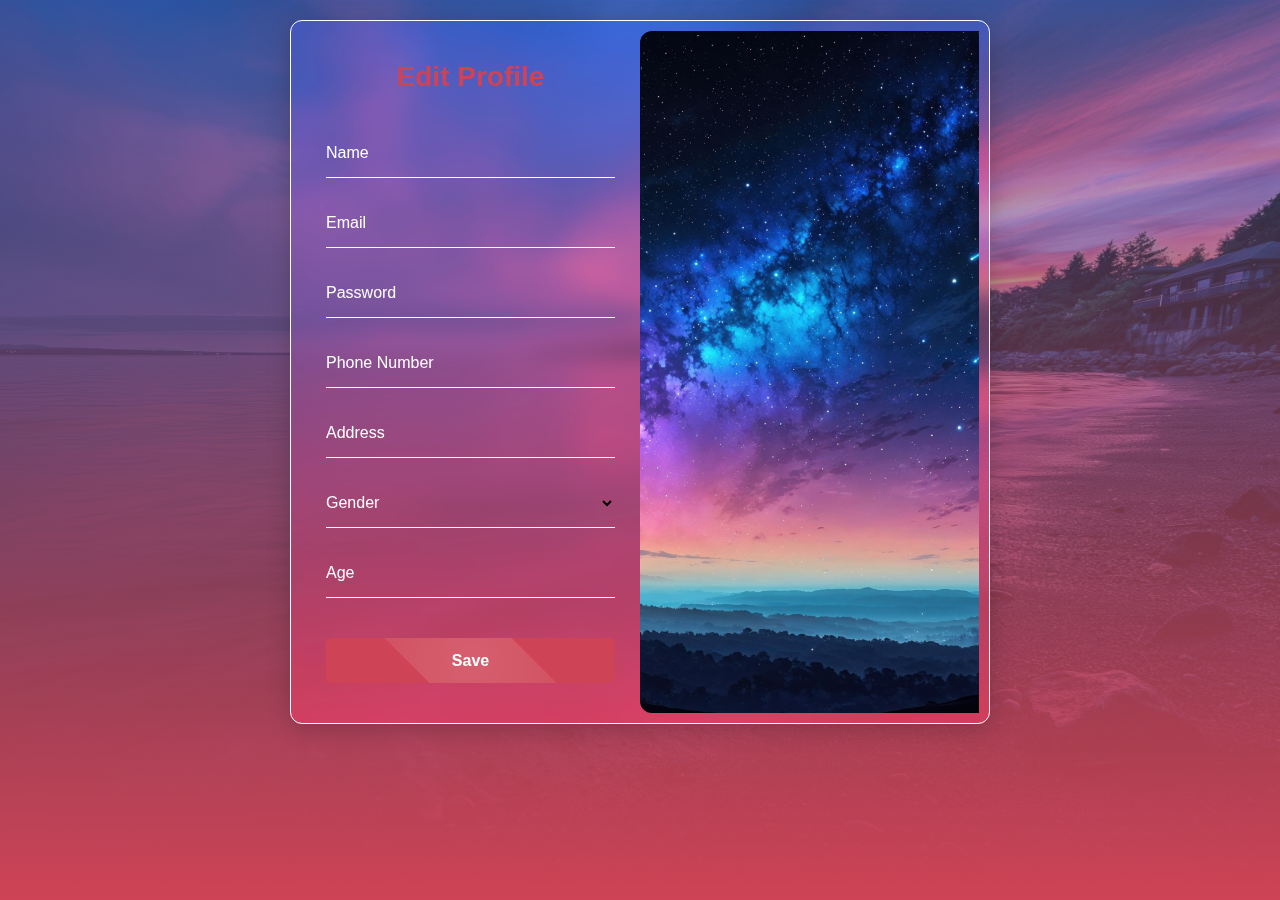
<file: editprofile.html>
<!DOCTYPE html>
<html lang="en">
<head>
  <meta charset="UTF-8" />
  <meta name="viewport" content="width=device-width, initial-scale=1.0"/>
  <title>Edit Profile</title>
  <link rel="stylesheet" href="editprofile.css">
  <link href='https://unpkg.com/boxicons@2.1.4/css/boxicons.min.css' rel='stylesheet'>
</head>
<body>
  <div class="container">
    <div class="wrapper">
      <div class="form-box">
        <h2>Edit Profile</h2>
        <form>
          <div class="input-box">
            <input type="text" required>
            <label>Name</label>
          </div>

          <div class="input-box">
            <input type="email" required>
            <label>Email</label>
          </div>

          <div class="input-box">
            <input type="password" required>
            <label>Password</label>
          </div>

          <div class="input-box">
            <input type="tel" required>
            <label>Phone Number</label>
          </div>

          <div class="input-box">
            <input type="text" required>
            <label>Address</label>
          </div>

          <div class="input-box">
            <select required>
              <option value="" disabled selected hidden></option>
              <option value="male">Male</option>
              <option value="female">Female</option>
            </select>
            <label>Gender</label>
          </div>

          <div class="input-box">
            <input type="number" required>
            <label>Age</label>
          </div>

          <button class="btn" type="submit">Save</button>
        </form>
      </div>
      <div class="side-image"></div>
    </div>
  </div>
</body>
</html>
</file>
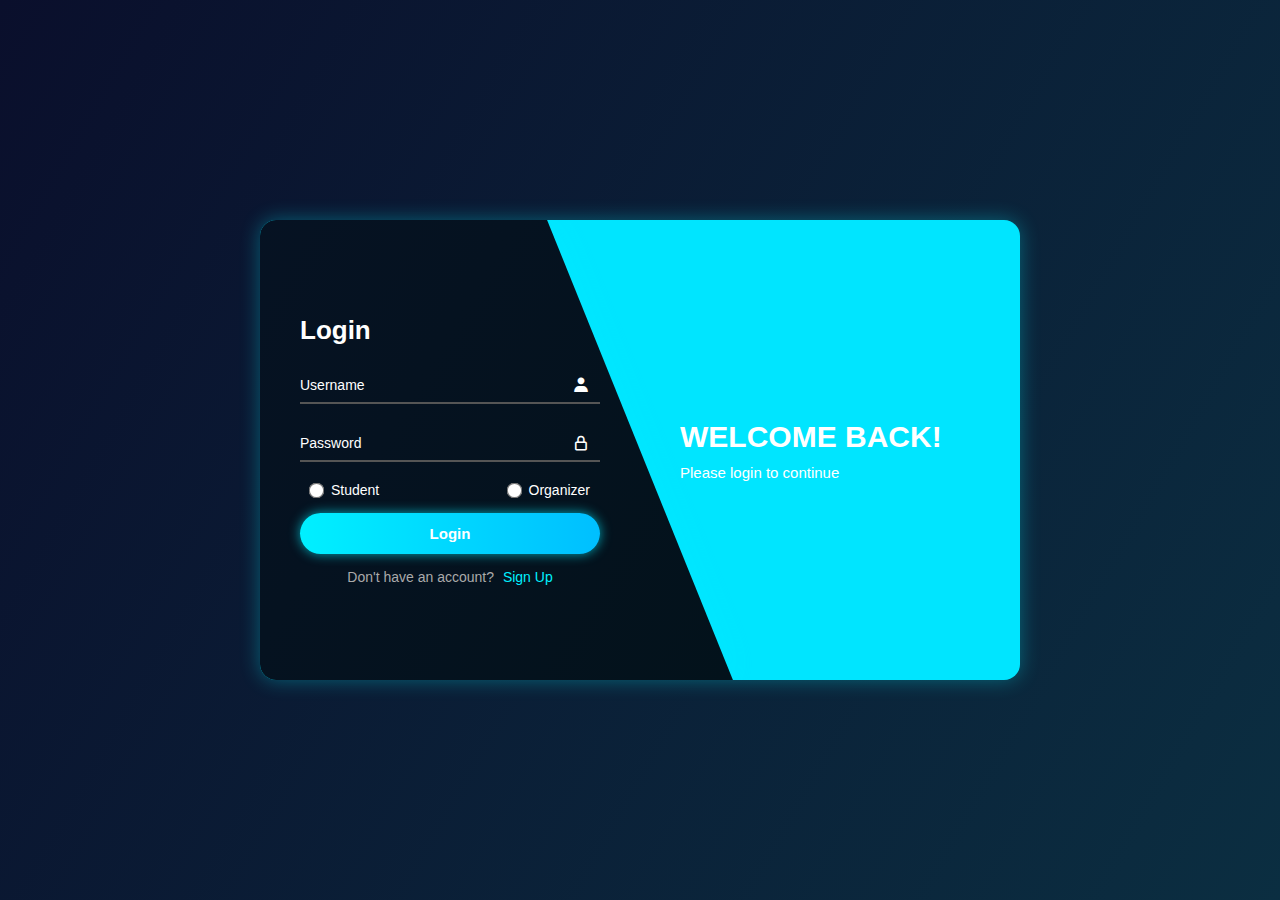
<file: login.html>
<!DOCTYPE html>
<html lang="en">
<head>
  <meta charset="UTF-8" />
  <title>Login</title>
  <link rel="stylesheet" href="login.css" />
  <link href="https://unpkg.com/boxicons@2.1.4/css/boxicons.min.css" rel="stylesheet" />
</head>
<body>
  <div class="wrapper">
    <div class="skew-bg"></div>

    <div class="form-box">
      <h2 class="form-title">Login</h2>
      <form>
        <div class="input-box">
          <input type="text" required />
          <label>Username</label>
          <i class="bx bxs-user"></i>
        </div>
        <div class="input-box">
          <input type="password" required />
          <label>Password</label>
          <i class="bx bx-lock-alt"></i>
        </div>

        <div class="radio-box">
          <label><input type="radio" name="role" value="student" required> Student</label>
          <label><input type="radio" name="role" value="organizer"> Organizer</label>
        </div>
        <button type="submit" class="btn">Login</button>
        <div class="logreg-link">
          <p>Don't have an account?
            <a href="signup.html" class="link" data-direction="left">Sign Up</a>
          </p>
        </div>
      </form>
    </div>

    <div class="info-text">
      <h2>WELCOME BACK!</h2>
      <p>Please login to continue</p>
    </div>
  </div>

  <script src="script.js"></script>
</body>
</html>
</file>
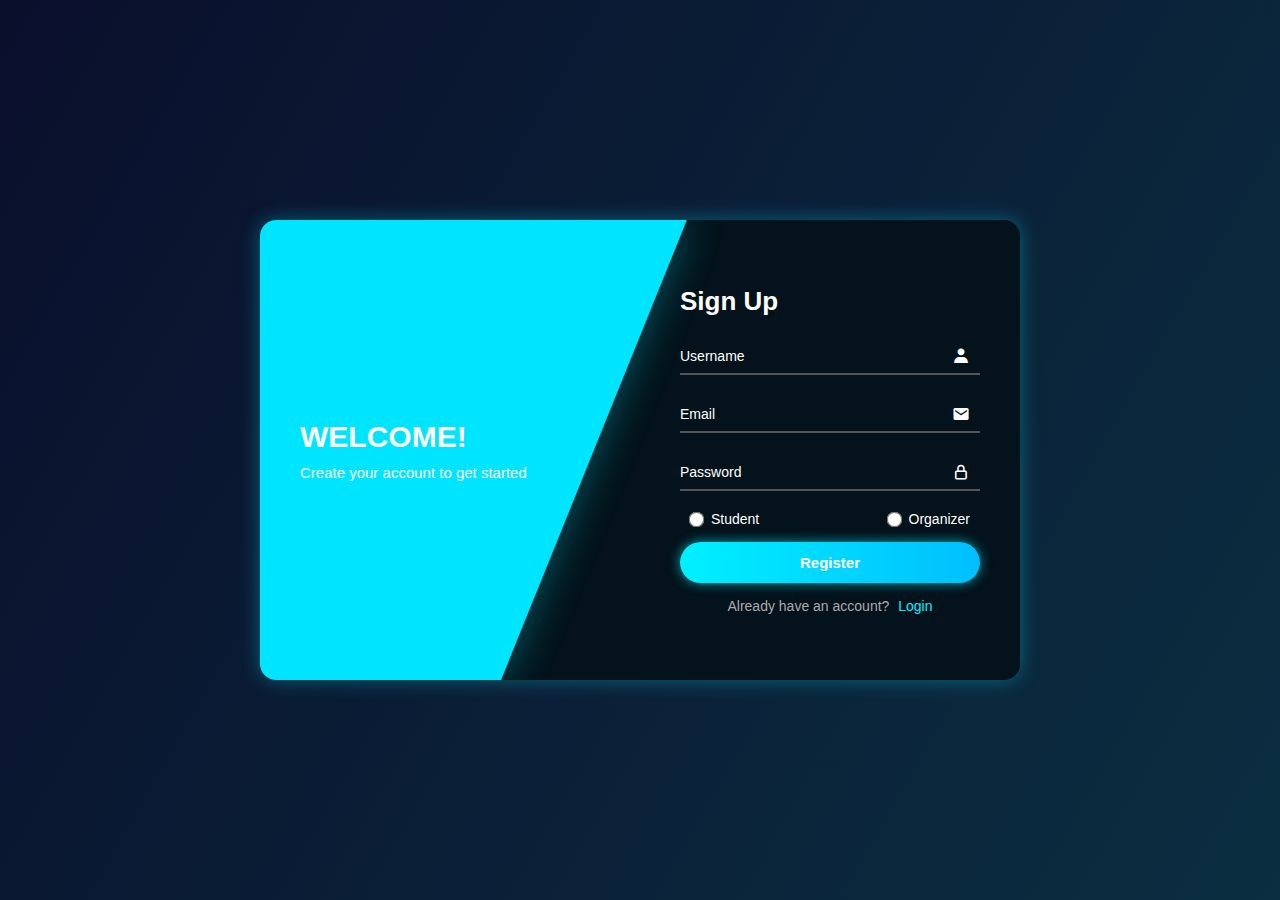
<file: signup.html>
<!DOCTYPE html>
<html lang="en">
<head>
  <meta charset="UTF-8" />
  <title>Sign Up</title>
  <link rel="stylesheet" href="signup.css" />
  <link href="https://unpkg.com/boxicons@2.1.4/css/boxicons.min.css" rel="stylesheet" />
</head>
<body>
  <div class="wrapper">
    <div class="skew-bg"></div>

    <div class="info-text">
      <h2>WELCOME!</h2>
      <p>Create your account to get started</p>
    </div>

    <div class="form-box">
      <h2 class="form-title">Sign Up</h2>
      <form>
        <div class="input-box">
          <input type="text" required />
          <label>Username</label>
          <i class="bx bxs-user"></i>
        </div>
        <div class="input-box">
          <input type="email" required />
          <label>Email</label>
          <i class="bx bxs-envelope"></i>
        </div>
        <div class="input-box">
          <input type="password" required />
          <label>Password</label>
          <i class="bx bx-lock-alt"></i>
        </div>

        <div class="radio-box">
          <label><input type="radio" name="role" value="student" required> Student</label>
          <label><input type="radio" name="role" value="organizer"> Organizer</label>
        </div>
        <button type="submit" class="btn">Register</button>
        <div class="logreg-link">
          <p>Already have an account?
            <a href="login.html" class="link" data-direction="right">Login</a>
          </p>
        </div>
      </form>
    </div>
  </div>

  <script src="script.js"></script>
</body>
</html>
</file>
<file: editprofile.css>
* {
    margin: 0;
    padding: 0;
    box-sizing: border-box;
    font-family: sans-serif;
}

body {
    min-height: 100vh;
    padding: 20px 0;
    background-image: linear-gradient(rgba(18, 106, 156, 0.35), #ce4355), url("1.jpg");
    background-size: cover;
    background-position: center;
    background-repeat: no-repeat;
    overflow-y: auto;
}

.container {
    max-width: 700px;
    margin: auto;
    backdrop-filter: blur(10px) saturate(150%);
    background-color: rgba(255, 255, 255, 0.05);
    border: 1.5px solid white;
    border-radius: 12px;
    padding: 10px;
    box-shadow: 0 5px 25px rgba(0, 0, 0, 0.2);
    transition: transform 0.3s ease, box-shadow 0.3s ease;
}

.container:hover {
    transform: scale(1.01);
    box-shadow: 0 10px 30px rgba(255, 255, 255, 0.2);
}

.wrapper {
    display: flex;
    flex-direction: row;
    flex-wrap: wrap;
    width: 100%;
}

.side-image {
    flex: 1 1 50%;
    background-image: url("2.jpg");
    background-size: cover;
    background-position: center;
    min-height: 450px;
    border-top-left-radius: 12px;
    border-bottom-left-radius: 12px;
}

.form-box {
    flex: 1 1 50%;
    padding: 30px 25px;
    display: flex;
    flex-direction: column;
    justify-content: center;
    color: white;
}

.form-box h2 {
    font-size: 28px;
    color: #ce4355;
    text-align: center;
    margin-bottom: 15px;
}

.input-box {
    position: relative;
    width: 100%;
    height: 50px;
    margin: 20px 0;
}

.input-box input,
.input-box select {
    width: 100%;
    height: 100%;
    background: transparent;
    border: none;
    outline: none;
    border-bottom: 1.5px solid white;
    color: rgb(0, 0, 0);
    font-size: 16px;
    padding-right: 25px;
}

.input-box label {
    position: absolute;
    top: 50%;
    left: 0;
    transform: translateY(-50%);
    font-size: 16px;
    color: white;
    pointer-events: none;
    transition: 0.3s;
}

.input-box input:focus + label,
.input-box input:valid + label,
.input-box select:focus + label,
.input-box select:valid + label {
    top: -10px;
    font-size: 12px;
    color: #000000;
}

.input-box i {
    position: absolute;
    top: 50%;
    right: 0;
    transform: translateY(-50%);
    font-size: 18px;
    color: white;
}

.btn {
    width: 100%;
    height: 45px;
    background: #ce4355;
    border: none;
    color: white;
    font-size: 16px;
    font-weight: bold;
    cursor: pointer;
    border-radius: 5px;
    margin-top: 20px;
    transition: all 0.3s ease;
    position: relative;
    overflow: hidden;
    z-index: 1;
}

.btn::before {
    content: "";
    position: absolute;
    top: -50%;
    left: -50%;
    width: 200%;
    height: 200%;
    background: radial-gradient(circle, rgba(255,255,255,0.15), transparent 70%);
    transform: rotate(45deg);
    animation: shimmer 2s linear infinite;
    z-index: 0;
}

.btn:hover {
    transform: scale(1.05);
    background: #a92f3b;
}

@keyframes shimmer {
    0% {
        transform: translate(-100%, -100%) rotate(45deg);
    }
    100% {
        transform: translate(100%, 100%) rotate(45deg);
    }
}
</file>
<file: login.css>
* {
  margin: 0;
  padding: 0;
  box-sizing: border-box;
  font-family: 'Segoe UI', sans-serif;
}

body {
  display: flex;
  justify-content: center;
  align-items: center;
  min-height: 100vh;
  background: linear-gradient(120deg, #0a0f2c, #0b2e41);
}

.wrapper {
  position: relative;
  width: 760px;
  height: 460px;
  background: #00e5ff;
  display: flex;
  overflow: hidden;
  border-radius: 16px;
  box-shadow: 0 0 20px #00f0ff55;
}

.skew-bg {
 position: absolute;
  top: 0;
  left: -20%;
  width: 70%;
  height: 100%;
  background: linear-gradient(135deg,#071225,#03121b );
  transform: skewX(22deg);
  z-index: 0;
  box-shadow: 0 0 40px #00f0ff55;
}

.form-box,
.info-text {
  position: relative;
  z-index: 1;
  width: 50%;
  height: 100%;
  display: flex;
  flex-direction: column;
  justify-content: center;
  padding: 0 40px;
}

.info-text {
  color: white;
}

.info-text h2 {
  font-size: 30px;
  font-weight: bold;

  margin-bottom: 10px;
}

.info-text p {
  font-size: 15px;
  color: #ffffff;
}

.form-box h2 {
  font-size: 26px;
  color: #ffffff;
  margin-bottom: 20px;
}

.input-box {
  position: relative;
  margin-bottom: 20px;
}

.input-box input {
  width: 100%;
  padding: 10px 35px 10px 10px;
  border: none;
  border-bottom: 2px solid #555;
  background: transparent;
  color: #fff;
  font-size: 14px;
  transition: 0.3s;
}

.input-box input:focus {
  border-bottom-color: #00f0ff;
  outline: none;
}

.input-box label {
  position: absolute;
  top: 50%;
  left: 0;
  transform: translateY(-50%);
  color: #ffffff;
  font-size: 14px;
  pointer-events: none;
  transition: 0.3s;
}

.input-box input:focus + label,
.input-box input:valid + label {
  top: -8px;
  font-size: 12px;
  color: #ffffff;
}

.input-box i {
  position: absolute;
  top: 50%;
  right: 10px;
  transform: translateY(-50%);
  color: #ffffff;
  font-size: 18px;
}

.btn {
  width: 100%;
  padding: 12px;
  border: none;
  border-radius: 30px;
  background: linear-gradient(to right, #00f0ff, #00bfff);
  color: white;
  font-size: 15px;
  font-weight: bold;
  box-shadow: 0 0 12px #00f0ffaa;
  transition: 0.3s ease-in-out;
  cursor: pointer;
}

.btn:hover {
  transform: scale(1.05);
  box-shadow: 0 0 20px #00eaff, 0 0 40px #00bfff;
}

.logreg-link {
  text-align: center;
  margin-top: 15px;
  font-size: 14px;
  color: #aaa;
}

.logreg-link a {
  color: #00f0ff;
  text-decoration: none;
  margin-left: 5px;
}

.logreg-link a:hover {
  text-decoration: underline;
}

/* Rotation Animation */
.wrapper.rotate-left {
  animation: rotateLeft 0.6s ease forwards;
}
.wrapper.rotate-right {
  animation: rotateRight 0.6s ease forwards;
}

@keyframes rotateLeft {
  0% {
    transform: rotateY(0deg);
    opacity: 1;
  }
  100% {
    transform: rotateY(-90deg);
    opacity: 0;
  }
}

@keyframes rotateRight {
  0% {
    transform: rotateY(0deg);
    opacity: 1;
  }
  100% {
    transform: rotateY(90deg);
    opacity: 0;
  }
}

.radio-box {
  display: flex;
  justify-content: space-between;
  margin: 15px 0;
  padding: 0 10px;
}

.radio-box label {
  font-size: 14px;
  color: #fff;
  display: flex;
  align-items: center;
  gap: 8px;
}

.radio-box input[type="radio"] {
  accent-color: #c2560e; /* orange style */
  transform: scale(1.2);
}
</file>
<file: signup.css>
* {
  margin: 0;
  padding: 0;
  box-sizing: border-box;
  font-family: 'Segoe UI', sans-serif;
}

body {
  display: flex;
  justify-content: center;
  align-items: center;
  min-height: 100vh;
  background: linear-gradient(120deg, #0a0f2c, #0b2e41);
}

.wrapper {
  position: relative;
  width: 760px;
  height: 460px;
  background: #03121b;
  display: flex;
  overflow: hidden;
  border-radius: 16px;
  box-shadow: 0 0 20px #00f0ff55;
}

.skew-bg {
 position: absolute;
  top: 0;
  left: -20%;
  width: 64%;
  height: 100%;
  background: linear-gradient(135deg,#00e5ff,#00e5ff  );
  transform: skewX(-22deg);
  z-index: 0;
  box-shadow: 0 0 40px #00f0ff55;
}

.form-box,
.info-text {
  position: relative;
  z-index: 1;
  width: 50%;
  height: 100%;
  display: flex;
  flex-direction: column;
  justify-content: center;
  padding: 0 40px;
}

.info-text {
  color: white;
}

.info-text h2 {
  font-size: 30px;
  font-weight: bold;
  color: #ffffff;
  margin-bottom: 10px;
}

.info-text p {
  font-size: 15px;
  color: #ffffff;
}

.form-box h2 {
  font-size: 26px;
  color: #ffffff;
  margin-bottom: 20px;
}

.input-box {
  position: relative;
  margin-bottom: 20px;
}

.input-box input {
  width: 100%;
  padding: 10px 35px 10px 10px;
  border: none;
  border-bottom: 2px solid #555;
  background: transparent;
  color: #fff;
  font-size: 14px;
  transition: 0.3s;
}

.input-box input:focus {
  border-bottom-color: #00f0ff;
  outline: none;
}

.input-box label {
  position: absolute;
  top: 50%;
  left: 0;
  transform: translateY(-50%);
  color: #ffffff;
  font-size: 14px;
  pointer-events: none;
  transition: 0.3s;
}

.input-box input:focus + label,
.input-box input:valid + label {
  top: -8px;
  font-size: 12px;
  color: #ffffff;
}

.input-box i {
  position: absolute;
  top: 50%;
  right: 10px;
  transform: translateY(-50%);
  color: #ffffff;
  font-size: 18px;
}

.btn {
  width: 100%;
  padding: 12px;
  border: none;
  border-radius: 30px;
  background: linear-gradient(to right, #00f0ff, #00bfff);
  color: white;
  font-size: 15px;
  font-weight: bold;
  box-shadow: 0 0 12px #00f0ffaa;
  transition: 0.3s ease-in-out;
  cursor: pointer;
}

.btn:hover {
  transform: scale(1.05);
  box-shadow: 0 0 20px #00eaff, 0 0 40px #00bfff;
}

.logreg-link {
  text-align: center;
  margin-top: 15px;
  font-size: 14px;
  color: #aaa;
}

.logreg-link a {
  color: #00f0ff;
  text-decoration: none;
  margin-left: 5px;
}

.logreg-link a:hover {
  text-decoration: underline;
}

/* Rotation Animation */
.wrapper.rotate-left {
  animation: rotateLeft 0.6s ease forwards;
}
.wrapper.rotate-right {
  animation: rotateRight 0.6s ease forwards;
}

@keyframes rotateLeft {
  0% {
    transform: rotateY(0deg);
    opacity: 1;
  }
  100% {
    transform: rotateY(-90deg);
    opacity: 0;
  }
}

@keyframes rotateRight {
  0% {
    transform: rotateY(0deg);
    opacity: 1;
  }
  100% {
    transform: rotateY(90deg);
    opacity: 0;
  }
}

.radio-box {
  display: flex;
  justify-content: space-between;
  margin: 15px 0;
  padding: 0 10px;
}

.radio-box label {
  font-size: 14px;
  color: #fff;
  display: flex;
  align-items: center;
  gap: 8px;
}

.radio-box input[type="radio"] {
  accent-color: #c2560e; /* orange style */
  transform: scale(1.2);
}
</file>
